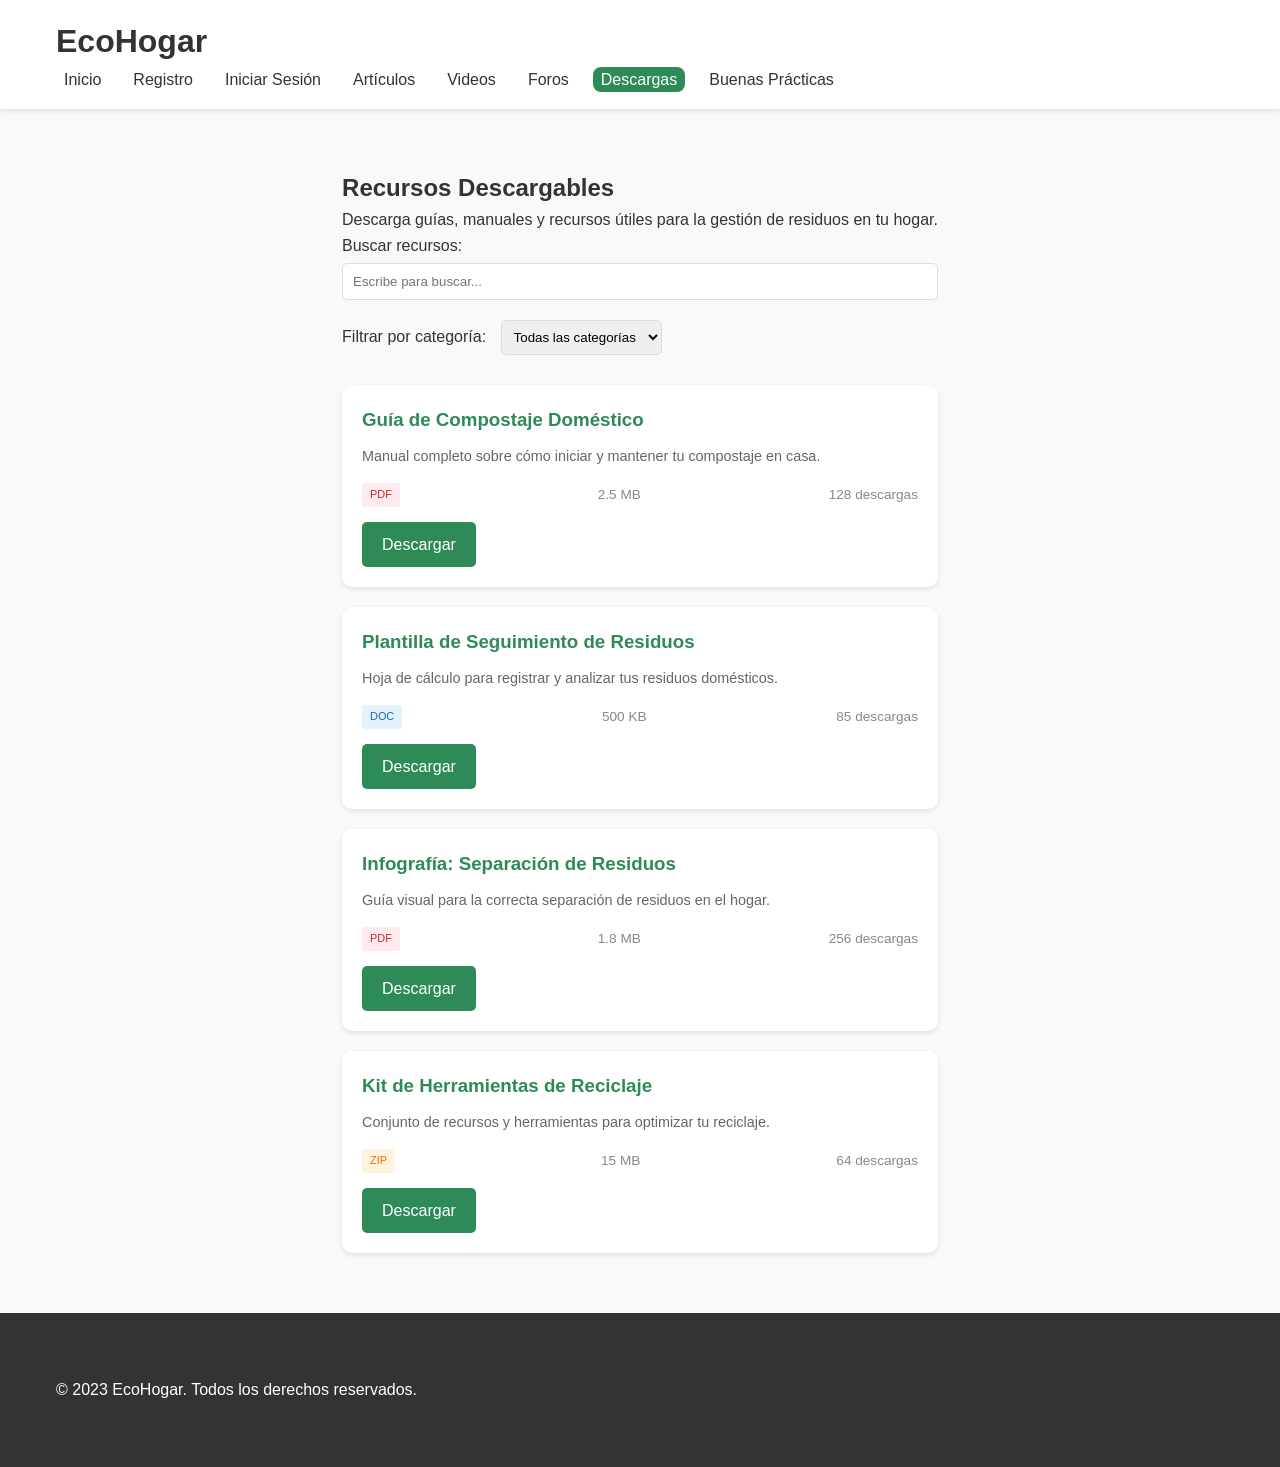
<file: descargas.html>
<!DOCTYPE html>
<html lang="es">
<head>
    <meta charset="UTF-8">
    <meta name="viewport" content="width=device-width, initial-scale=1.0">
    <title>Descargas - EcoHogar</title>
    <link rel="stylesheet" href="styles.css">
    <style>
        .downloads-container {
            max-width: 1000px;
            margin: 40px auto;
            padding: 20px;
        }

        .downloads-grid {
            display: grid;
            grid-template-columns: repeat(auto-fit, minmax(300px, 1fr));
            gap: 20px;
            margin-top: 30px;
        }

        .download-card {
            background: white;
            border-radius: 10px;
            padding: 20px;
            box-shadow: 0 2px 5px rgba(0,0,0,0.1);
            transition: transform 0.3s ease, box-shadow 0.3s ease;
        }

        .download-card:hover {
            transform: translateY(-5px);
            box-shadow: 0 5px 15px rgba(0,0,0,0.2);
        }

        .download-card h3 {
            color: #2e8b57;
            margin-bottom: 10px;
        }

        .download-card p {
            color: #666;
            margin-bottom: 15px;
            font-size: 0.9em;
        }

        .download-info {
            display: flex;
            justify-content: space-between;
            align-items: center;
            margin-bottom: 15px;
            font-size: 0.85em;
            color: #888;
        }

        .download-btn {
            display: inline-block;
            background: #2e8b57;
            color: white;
            padding: 10px 20px;
            border-radius: 5px;
            text-decoration: none;
            transition: background 0.3s ease;
        }

        .download-btn:hover {
            background: #1a5738;
        }

        .file-type {
            display: inline-block;
            padding: 3px 8px;
            border-radius: 3px;
            font-size: 0.8em;
            margin-right: 10px;
        }

        .file-type.pdf {
            background: #ffebee;
            color: #c62828;
        }

        .file-type.doc {
            background: #e3f2fd;
            color: #1565c0;
        }

        .file-type.zip {
            background: #fff3e0;
            color: #ef6c00;
        }

        .category-filter {
            margin-bottom: 20px;
        }

        .category-filter select {
            padding: 8px;
            border-radius: 5px;
            border: 1px solid #ddd;
            margin-left: 10px;
        }

        .search-bar {
            margin-bottom: 20px;
        }

        .search-bar input {
            width: 100%;
            padding: 10px;
            border: 1px solid #ddd;
            border-radius: 5px;
            margin-top: 5px;
        }
    </style>
</head>
<body>
    <header>
        <div class="container">
            <div id="branding">
                <h1><span class="highlight">Eco</span>Hogar</h1>
            </div>
            <nav>
                <ul>
                    <li><a href="index.html">Inicio</a></li>
                    <li><a href="registro.html">Registro</a></li>
                    <li><a href="login.html">Iniciar Sesión</a></li>
                    <li><a href="articulos.html">Artículos</a></li>
                    <li><a href="videos.html">Videos</a></li>
                    <li><a href="foros.html">Foros</a></li>
                    <li class="current"><a href="descargas.html">Descargas</a></li>
                    <li><a href="buenas-practicas.html">Buenas Prácticas</a></li>
                </ul>
            </nav>
        </div>
    </header>

    <main class="downloads-container">
        <h2>Recursos Descargables</h2>
        <p>Descarga guías, manuales y recursos útiles para la gestión de residuos en tu hogar.</p>

        <div class="search-bar">
            <label for="searchDownloads">Buscar recursos:</label>
            <input type="text" id="searchDownloads" placeholder="Escribe para buscar...">
        </div>

        <div class="category-filter">
            <label for="categoryFilter">Filtrar por categoría:</label>
            <select id="categoryFilter">
                <option value="all">Todas las categorías</option>
                <option value="guides">Guías y Manuales</option>
                <option value="templates">Plantillas</option>
                <option value="infographics">Infografías</option>
                <option value="tools">Herramientas</option>
            </select>
        </div>

        <div class="downloads-grid" id="downloadsGrid">
            <!-- Los elementos se cargarán dinámicamente con JavaScript -->
        </div>
    </main>

    <footer>
        <div class="container">
            <p>&copy; 2023 EcoHogar. Todos los derechos reservados.</p>
        </div>
    </footer>

    <script src="descargas.js"></script>
</body>
</html>
</file>
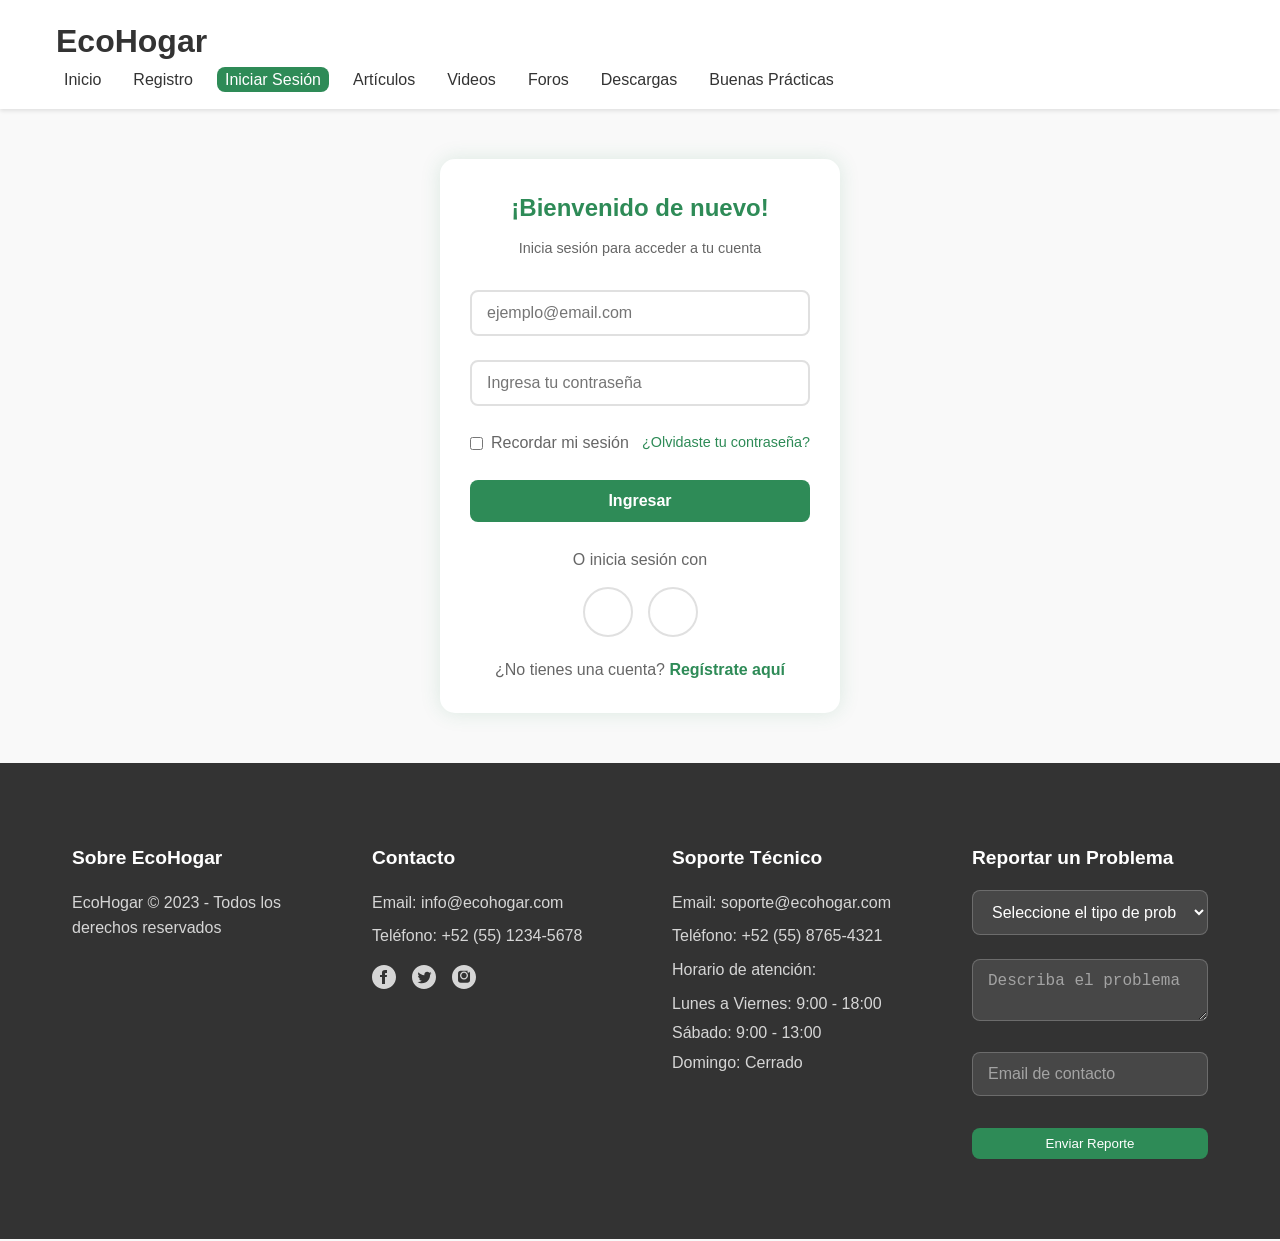
<file: login.html>
<!DOCTYPE html>
<html lang="es">
<head>
    <meta charset="UTF-8">
    <meta name="viewport" content="width=device-width, initial-scale=1.0">
    <title>Iniciar Sesión - EcoHogar</title>
    <link rel="stylesheet" href="styles.css">
    <style>
        /* Estilos específicos para el login */
        .login-container {
            max-width: 400px;
            margin: 50px auto;
            padding: 30px;
            background: #fff;
            border-radius: 15px;
            box-shadow: 0 0 20px rgba(46, 139, 87, 0.15);
            transition: transform 0.3s ease;
        }

        .login-container:hover {
            transform: translateY(-5px);
        }

        .login-header {
            text-align: center;
            margin-bottom: 30px;
        }

        .login-header h2 {
            color: #2e8b57;
            margin-bottom: 10px;
        }

        .login-header p {
            color: #666;
            font-size: 0.9em;
        }

        .error-message {
            color: #dc3545;
            font-size: 0.875rem;
            margin-top: 0.25rem;
            display: none;
            padding-left: 5px;
        }

        .form-group {
            margin-bottom: 1.5rem;
            position: relative;
        }

        .form-control {
            width: 100%;
            padding: 12px 15px;
            border: 2px solid #e0e0e0;
            border-radius: 8px;
            font-size: 1rem;
            transition: all 0.3s ease;
        }

        .form-control:focus {
            outline: none;
            border-color: #2e8b57;
            box-shadow: 0 0 0 3px rgba(46, 139, 87, 0.1);
        }

        .form-control.error {
            border-color: #dc3545;
        }

        .form-control.success {
            border-color: #28a745;
        }

        .remember-forgot {
            display: flex;
            justify-content: space-between;
            align-items: center;
            margin-bottom: 1.5rem;
        }

        .remember-me {
            display: flex;
            align-items: center;
            gap: 8px;
            color: #666;
        }

        .forgot-password {
            color: #2e8b57;
            text-decoration: none;
            font-size: 0.9em;
            transition: color 0.3s ease;
        }

        .forgot-password:hover {
            color: #1a5738;
            text-decoration: underline;
        }

        .btn-login {
            width: 100%;
            padding: 12px;
            background: #2e8b57;
            color: white;
            border: none;
            border-radius: 8px;
            font-size: 1rem;
            font-weight: 600;
            cursor: pointer;
            transition: all 0.3s ease;
        }

        .btn-login:hover {
            background: #1a5738;
            transform: translateY(-2px);
        }

        .btn-login:active {
            transform: translateY(0);
        }

        .login-error {
            background-color: #ffeaea;
            border: 1px solid #dc3545;
            color: #dc3545;
            padding: 12px;
            border-radius: 8px;
            margin-bottom: 20px;
            display: none;
            text-align: center;
        }

        .social-login {
            margin-top: 25px;
            text-align: center;
        }

        .social-login p {
            color: #666;
            margin-bottom: 15px;
        }

        .social-buttons {
            display: flex;
            justify-content: center;
            gap: 15px;
        }

        .social-btn {
            display: flex;
            align-items: center;
            justify-content: center;
            width: 50px;
            height: 50px;
            border-radius: 50%;
            border: 2px solid #e0e0e0;
            background: white;
            cursor: pointer;
            transition: all 0.3s ease;
        }

        .social-btn:hover {
            transform: translateY(-3px);
            box-shadow: 0 5px 15px rgba(0,0,0,0.1);
        }

        .social-btn i {
            font-size: 1.2rem;
        }

        .social-btn.google i {
            color: #DB4437;
        }

        .social-btn.facebook i {
            color: #4267B2;
        }

        .register-link {
            text-align: center;
            margin-top: 20px;
            color: #666;
        }

        .register-link a {
            color: #2e8b57;
            text-decoration: none;
            font-weight: 600;
            transition: color 0.3s ease;
        }

        .register-link a:hover {
            color: #1a5738;
            text-decoration: underline;
        }

        /* Animación de carga */
        .loading {
            position: relative;
            pointer-events: none;
        }

        .loading::after {
            content: '';
            position: absolute;
            width: 20px;
            height: 20px;
            top: 50%;
            left: 50%;
            margin: -10px 0 0 -10px;
            border: 3px solid #ffffff;
            border-top-color: transparent;
            border-radius: 50%;
            animation: spin 0.8s linear infinite;
        }

        @keyframes spin {
            to { transform: rotate(360deg); }
        }
    </style>
</head>
<body>
    <header>
        <div class="container">
            <div id="branding">
                <h1><span class="highlight">Eco</span>Hogar</h1>
            </div>
            <nav>
                <ul>
                    <li><a href="index.html">Inicio</a></li>
                    <li><a href="registro.html">Registro</a></li>
                    <li class="current"><a href="login.html">Iniciar Sesión</a></li>
                    <li><a href="articulos.html">Artículos</a></li>
                    <li><a href="videos.html">Videos</a></li>
                    <li><a href="foros.html">Foros</a></li>
                    <li><a href="descargas.html">Descargas</a></li>
                    <li><a href="buenas-practicas.html">Buenas Prácticas</a></li>
                </ul>
            </nav>
        </div>
    </header>

    <main class="container">
        <div class="login-container">
            <div class="login-header">
                <h2>¡Bienvenido de nuevo!</h2>
                <p>Inicia sesión para acceder a tu cuenta</p>
            </div>
            
            <div id="loginError" class="login-error"></div>
            
            <form id="loginForm" novalidate>
                <div class="form-group">
                    <input type="email" 
                           id="email" 
                           name="email" 
                           class="form-control" 
                           required 
                           placeholder="ejemplo@email.com"
                           autocomplete="email">
                    <div class="error-message" id="emailError"></div>
                </div>
                
                <div class="form-group">
                    <input type="password" 
                           id="password" 
                           name="password" 
                           class="form-control" 
                           required 
                           placeholder="Ingresa tu contraseña"
                           autocomplete="current-password">
                    <div class="error-message" id="passwordError"></div>
                </div>
                
                <div class="remember-forgot">
                    <label class="remember-me">
                        <input type="checkbox" name="remember"> 
                        Recordar mi sesión
                    </label>
                    <a href="recuperar-contrasena.html" class="forgot-password">¿Olvidaste tu contraseña?</a>
                </div>
                
                <button type="submit" class="btn-login">
                    <span>Ingresar</span>
                </button>
            </form>

            <div class="social-login">
                <p>O inicia sesión con</p>
                <div class="social-buttons">
                    <button class="social-btn google" title="Iniciar con Google">
                        <i class="fab fa-google"></i>
                    </button>
                    <button class="social-btn facebook" title="Iniciar con Facebook">
                        <i class="fab fa-facebook-f"></i>
                    </button>
                </div>
            </div>

            <div class="register-link">
                <p>¿No tienes una cuenta? <a href="registro.html">Regístrate aquí</a></p>
            </div>
        </div>
    </main>

    <footer>
        <div class="container">
            <div class="footer-grid">
                <div class="footer-section">
                    <h3>Sobre EcoHogar</h3>
                    <p>EcoHogar &copy; 2023 - Todos los derechos reservados</p>
                </div>
                
                <div class="footer-section">
                    <h3>Contacto</h3>
                    <p>Email: info@ecohogar.com</p>
                    <p>Teléfono: +52 (55) 1234-5678</p>
                    <div class="social">
                        <a href="#" class="social-icon facebook" aria-label="Facebook">
                            <svg xmlns="http://www.w3.org/2000/svg" width="24" height="24" viewBox="0 0 24 24" fill="currentColor">
                                <path d="M12 0c-6.627 0-12 5.373-12 12s5.373 12 12 12 12-5.373 12-12-5.373-12-12-12zm3 8h-1.35c-.538 0-.65.221-.65.778v1.222h2l-.209 2h-1.791v7h-3v-7h-2v-2h2v-2.308c0-1.769.931-2.692 3.029-2.692h1.971v3z"/>
                            </svg>
                        </a>
                        <a href="#" class="social-icon twitter" aria-label="Twitter">
                            <svg xmlns="http://www.w3.org/2000/svg" width="24" height="24" viewBox="0 0 24 24" fill="currentColor">
                                <path d="M12 0c-6.627 0-12 5.373-12 12s5.373 12 12 12 12-5.373 12-12-5.373-12-12-12zm6.066 9.645c.183 4.04-2.83 8.544-8.164 8.544-1.622 0-3.131-.476-4.402-1.291 1.524.18 3.045-.244 4.252-1.189-1.256-.023-2.317-.854-2.684-1.995.451.086.895.061 1.298-.049-1.381-.278-2.335-1.522-2.304-2.853.388.215.83.344 1.301.359-1.279-.855-1.641-2.544-.889-3.835 1.416 1.738 3.533 2.881 5.92 3.001-.419-1.796.944-3.527 2.799-3.527.825 0 1.572.349 2.096.907.654-.128 1.27-.368 1.824-.697-.215.671-.67 1.233-1.263 1.589.581-.07 1.135-.224 1.649-.453-.384.578-.87 1.084-1.433 1.489z"/>
                            </svg>
                            <a href="#" class="social-icon instagram" aria-label="Instagram">
                                <svg xmlns="http://www.w3.org/2000/svg" width="24" height="24" viewBox="0 0 24 24" fill="currentColor">
                                    <path d="M12 0c-6.627 0-12 5.373-12 12s5.373 12 12 12 12-5.373 12-12-5.373-12-12-12zm3.445 17.827c-1.139.007-2.277.015-3.416.015-1.139 0-2.277-.008-3.416-.015-1.363-.008-2.559-1.197-2.574-2.574-.008-1.139-.015-2.277-.015-3.416 0-1.139.007-2.277.015-3.416.015-1.377 1.211-2.566 2.574-2.574 1.139-.007 2.277-.015 3.416-.015 1.139 0 2.277.008 3.416.015 1.363.008 2.559 1.197 2.574 2.574.008 1.139.015 2.277.015 3.416 0 1.139-.007 2.277-.015 3.416-.015 1.377-1.211 2.566-2.574 2.574zm-3.445-11.327c-2.209 0-4 1.791-4 4s1.791 4 4 4 4-1.791 4-4-1.791-4-4-4zm0 6.667c-1.469 0-2.667-1.198-2.667-2.667 0-1.469 1.198-2.667 2.667-2.667 1.469 0 2.667 1.198 2.667 2.667 0 1.469-1.198 2.667-2.667 2.667zm4.333-7.333c-.533 0-.933.4-.933.933s.4.933.933.933.933-.4.933-.933-.4-.933-.933-.933z"/>
                                </svg>
                            </a>
                    </div>
                </div>

                <div class="footer-section">
                    <h3>Soporte Técnico</h3>
                    <p>Email: soporte@ecohogar.com</p>
                    <p>Teléfono: +52 (55) 8765-4321</p>
                    <p>Horario de atención:</p>
                    <ul class="support-hours">
                        <li>Lunes a Viernes: 9:00 - 18:00</li>
                        <li>Sábado: 9:00 - 13:00</li>
                        <li>Domingo: Cerrado</li>
                    </ul>
                </div>

                <div class="footer-section">
                    <h3>Reportar un Problema</h3>
                    <form id="technical-report-form">
                        <div class="form-group">
                            <select id="issue" class="form-control" required>
                                <option value="">Seleccione el tipo de problema</option>
                                <option value="error">Error en la página</option>
                                <option value="functionality">Problema de funcionalidad</option>
                                <option value="account">Problema con la cuenta</option>
                                <option value="other">Otro</option>
                            </select>
                        </div>
                        <div class="form-group">
                            <textarea id="description" class="form-control" placeholder="Describa el problema" required></textarea>
                        </div>
                        <div class="form-group">
                            <input type="email" id="contact-email" class="form-control" placeholder="Email de contacto" required>
                        </div>
                        <div id="report-error" class="error-message" style="display: none;"></div>
                        <div id="report-success" class="success-message" style="display: none;"></div>
                        <button type="submit" class="btn-primary">Enviar Reporte</button>
                    </form>
                </div>
            </div>
        </div>
    </footer>
    <script src="script.js"></script>
    <script src="login.js"></script>
</body>
</html>
</file>
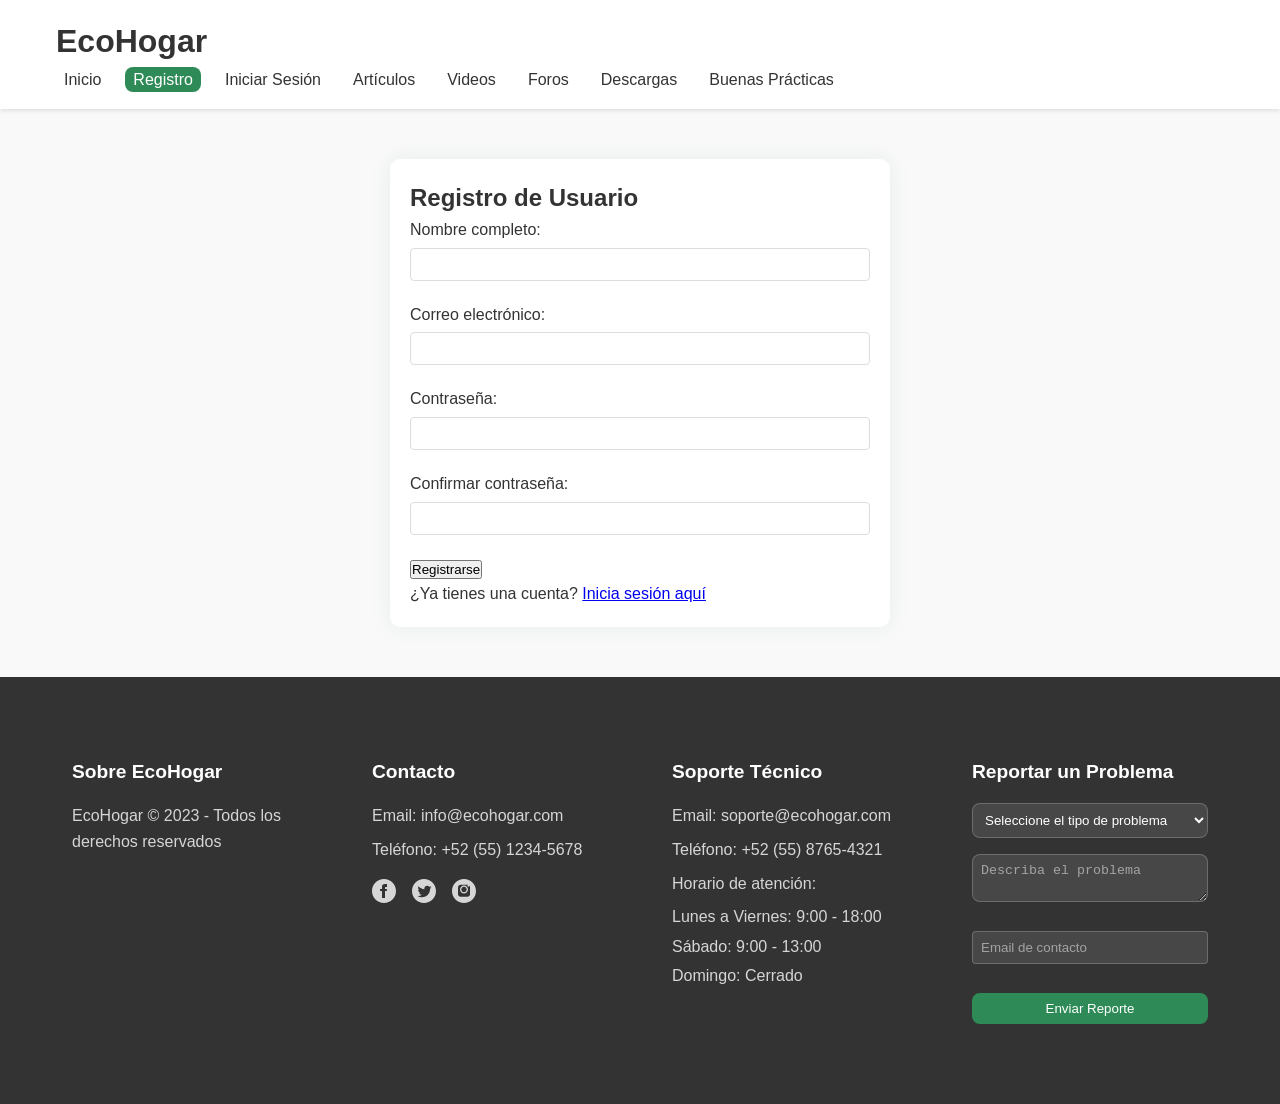
<file: registro.html>
<!DOCTYPE html>
<html lang="es">
<head>
    <meta charset="UTF-8">
    <meta name="viewport" content="width=device-width, initial-scale=1.0">
    <title>Registro - EcoHogar</title>
    <link rel="stylesheet" href="styles.css">
    <style>
        .error-message {
            color: #dc3545;
            font-size: 0.875rem;
            margin-top: 0.25rem;
            display: none;
        }

        .form-group {
            margin-bottom: 1rem;
            position: relative;
        }

        .form-control.error {
            border-color: #dc3545;
        }

        .form-control.success {
            border-color: #28a745;
        }

        .login-container {
            max-width: 500px;
            margin: 50px auto;
            padding: 20px;
            background: #fff;
            border-radius: 10px;
            box-shadow: 0 0 20px rgba(46, 139, 87, 0.1);
        }

        .form-group input {
            width: 100%;
            padding: 8px;
            margin: 5px 0;
            border: 1px solid #ddd;
            border-radius: 4px;
            box-sizing: border-box;
        }

        .form-group input:focus {
            outline: none;
            border-color: #2e8b57;
            box-shadow: 0 0 5px rgba(46, 139, 87, 0.2);
        }
    </style>
</head>
<body>
    <header>
        <div class="container">
            <div id="branding">
                <h1><span class="highlight">Eco</span>Hogar</h1>
            </div>
            <nav>
                <ul>
                    <li><a href="index.html">Inicio</a></li>
                    <li class="current"><a href="registro.html">Registro</a></li>
                    <li><a href="login.html">Iniciar Sesión</a></li>
                    <li><a href="articulos.html">Artículos</a></li>
                    <li><a href="videos.html">Videos</a></li>
                    <li><a href="foros.html">Foros</a></li>
                    <li><a href="descargas.html">Descargas</a></li>
                    <li><a href="buenas-practicas.html">Buenas Prácticas</a></li>
                </ul>
            </nav>
        </div>
    </header>

    <main class="container">
        <div class="login-container">
            <h2>Registro de Usuario</h2>
            <form id="registroForm" novalidate>
                <div class="form-group">
                    <label for="nombre">Nombre completo:</label>
                    <input type="text" id="nombre" name="nombre" class="form-control" required>
                    <div class="error-message" id="nombreError"></div>
                </div>
                <div class="form-group">
                    <label for="email">Correo electrónico:</label>
                    <input type="email" id="email" name="email" class="form-control" required>
                    <div class="error-message" id="emailError"></div>
                </div>
                <div class="form-group">
                    <label for="password">Contraseña:</label>
                    <input type="password" id="password" name="password" class="form-control" required minlength="8">
                    <div class="error-message" id="passwordError"></div>
                </div>
                <div class="form-group">
                    <label for="confirmPassword">Confirmar contraseña:</label>
                    <input type="password" id="confirmPassword" name="confirmPassword" class="form-control" required minlength="8">
                    <div class="error-message" id="confirmPasswordError"></div>
                </div>
                <button type="submit" class="btn-registro">Registrarse</button>
            </form>
            <div class="login-options">
                <p>¿Ya tienes una cuenta? <a href="login.html">Inicia sesión aquí</a></p>
            </div>
        </div>
    </main>

    <footer>
        <div class="container">
            <div class="footer-grid">
                <div class="footer-section">
                    <h3>Sobre EcoHogar</h3>
                    <p>EcoHogar &copy; 2023 - Todos los derechos reservados</p>
                </div>
                
                <div class="footer-section">
                    <h3>Contacto</h3>
                    <p>Email: info@ecohogar.com</p>
                    <p>Teléfono: +52 (55) 1234-5678</p>
                    <div class="social">
                        <a href="#" class="social-icon facebook" aria-label="Facebook">
                            <svg xmlns="http://www.w3.org/2000/svg" width="24" height="24" viewBox="0 0 24 24" fill="currentColor">
                                <path d="M12 0c-6.627 0-12 5.373-12 12s5.373 12 12 12 12-5.373 12-12-5.373-12-12-12zm3 8h-1.35c-.538 0-.65.221-.65.778v1.222h2l-.209 2h-1.791v7h-3v-7h-2v-2h2v-2.308c0-1.769.931-2.692 3.029-2.692h1.971v3z"/>
                            </svg>
                        </a>
                        <a href="#" class="social-icon twitter" aria-label="Twitter">
                            <svg xmlns="http://www.w3.org/2000/svg" width="24" height="24" viewBox="0 0 24 24" fill="currentColor">
                                <path d="M12 0c-6.627 0-12 5.373-12 12s5.373 12 12 12 12-5.373 12-12-5.373-12-12-12zm6.066 9.645c.183 4.04-2.83 8.544-8.164 8.544-1.622 0-3.131-.476-4.402-1.291 1.524.18 3.045-.244 4.252-1.189-1.256-.023-2.317-.854-2.684-1.995.451.086.895.061 1.298-.049-1.381-.278-2.335-1.522-2.304-2.853.388.215.83.344 1.301.359-1.279-.855-1.641-2.544-.889-3.835 1.416 1.738 3.533 2.881 5.92 3.001-.419-1.796.944-3.527 2.799-3.527.825 0 1.572.349 2.096.907.654-.128 1.27-.368 1.824-.697-.215.671-.67 1.233-1.263 1.589.581-.07 1.135-.224 1.649-.453-.384.578-.87 1.084-1.433 1.489z"/>
                            </svg>
                            <a href="#" class="social-icon instagram" aria-label="Instagram">
                                <svg xmlns="http://www.w3.org/2000/svg" width="24" height="24" viewBox="0 0 24 24" fill="currentColor">
                                    <path d="M12 0c-6.627 0-12 5.373-12 12s5.373 12 12 12 12-5.373 12-12-5.373-12-12-12zm3.445 17.827c-1.139.007-2.277.015-3.416.015-1.139 0-2.277-.008-3.416-.015-1.363-.008-2.559-1.197-2.574-2.574-.008-1.139-.015-2.277-.015-3.416 0-1.139.007-2.277.015-3.416.015-1.377 1.211-2.566 2.574-2.574 1.139-.007 2.277-.015 3.416-.015 1.139 0 2.277.008 3.416.015 1.363.008 2.559 1.197 2.574 2.574.008 1.139.015 2.277.015 3.416 0 1.139-.007 2.277-.015 3.416-.015 1.377-1.211 2.566-2.574 2.574zm-3.445-11.327c-2.209 0-4 1.791-4 4s1.791 4 4 4 4-1.791 4-4-1.791-4-4-4zm0 6.667c-1.469 0-2.667-1.198-2.667-2.667 0-1.469 1.198-2.667 2.667-2.667 1.469 0 2.667 1.198 2.667 2.667 0 1.469-1.198 2.667-2.667 2.667zm4.333-7.333c-.533 0-.933.4-.933.933s.4.933.933.933.933-.4.933-.933-.4-.933-.933-.933z"/>
                                </svg>
                            </a>
                    </div>
                </div>

                <div class="footer-section">
                    <h3>Soporte Técnico</h3>
                    <p>Email: soporte@ecohogar.com</p>
                    <p>Teléfono: +52 (55) 8765-4321</p>
                    <p>Horario de atención:</p>
                    <ul class="support-hours">
                        <li>Lunes a Viernes: 9:00 - 18:00</li>
                        <li>Sábado: 9:00 - 13:00</li>
                        <li>Domingo: Cerrado</li>
                    </ul>
                </div>

                <div class="footer-section">
                    <h3>Reportar un Problema</h3>
                    <form id="technical-report-form">
                        <div class="form-group">
                            <select id="issue" class="form-control" required>
                                <option value="">Seleccione el tipo de problema</option>
                                <option value="error">Error en la página</option>
                                <option value="functionality">Problema de funcionalidad</option>
                                <option value="account">Problema con la cuenta</option>
                                <option value="other">Otro</option>
                            </select>
                        </div>
                        <div class="form-group">
                            <textarea id="description" class="form-control" placeholder="Describa el problema" required></textarea>
                        </div>
                        <div class="form-group">
                            <input type="email" id="contact-email" class="form-control" placeholder="Email de contacto" required>
                        </div>
                        <div id="report-error" class="error-message" style="display: none;"></div>
                        <div id="report-success" class="success-message" style="display: none;"></div>
                        <button type="submit" class="btn-primary">Enviar Reporte</button>
                    </form>
                </div>
            </div>
        </div>
    </footer>
    <script src="script.js"></script>
    <script src="registro.js"></script>
</body>
</html>
</file>
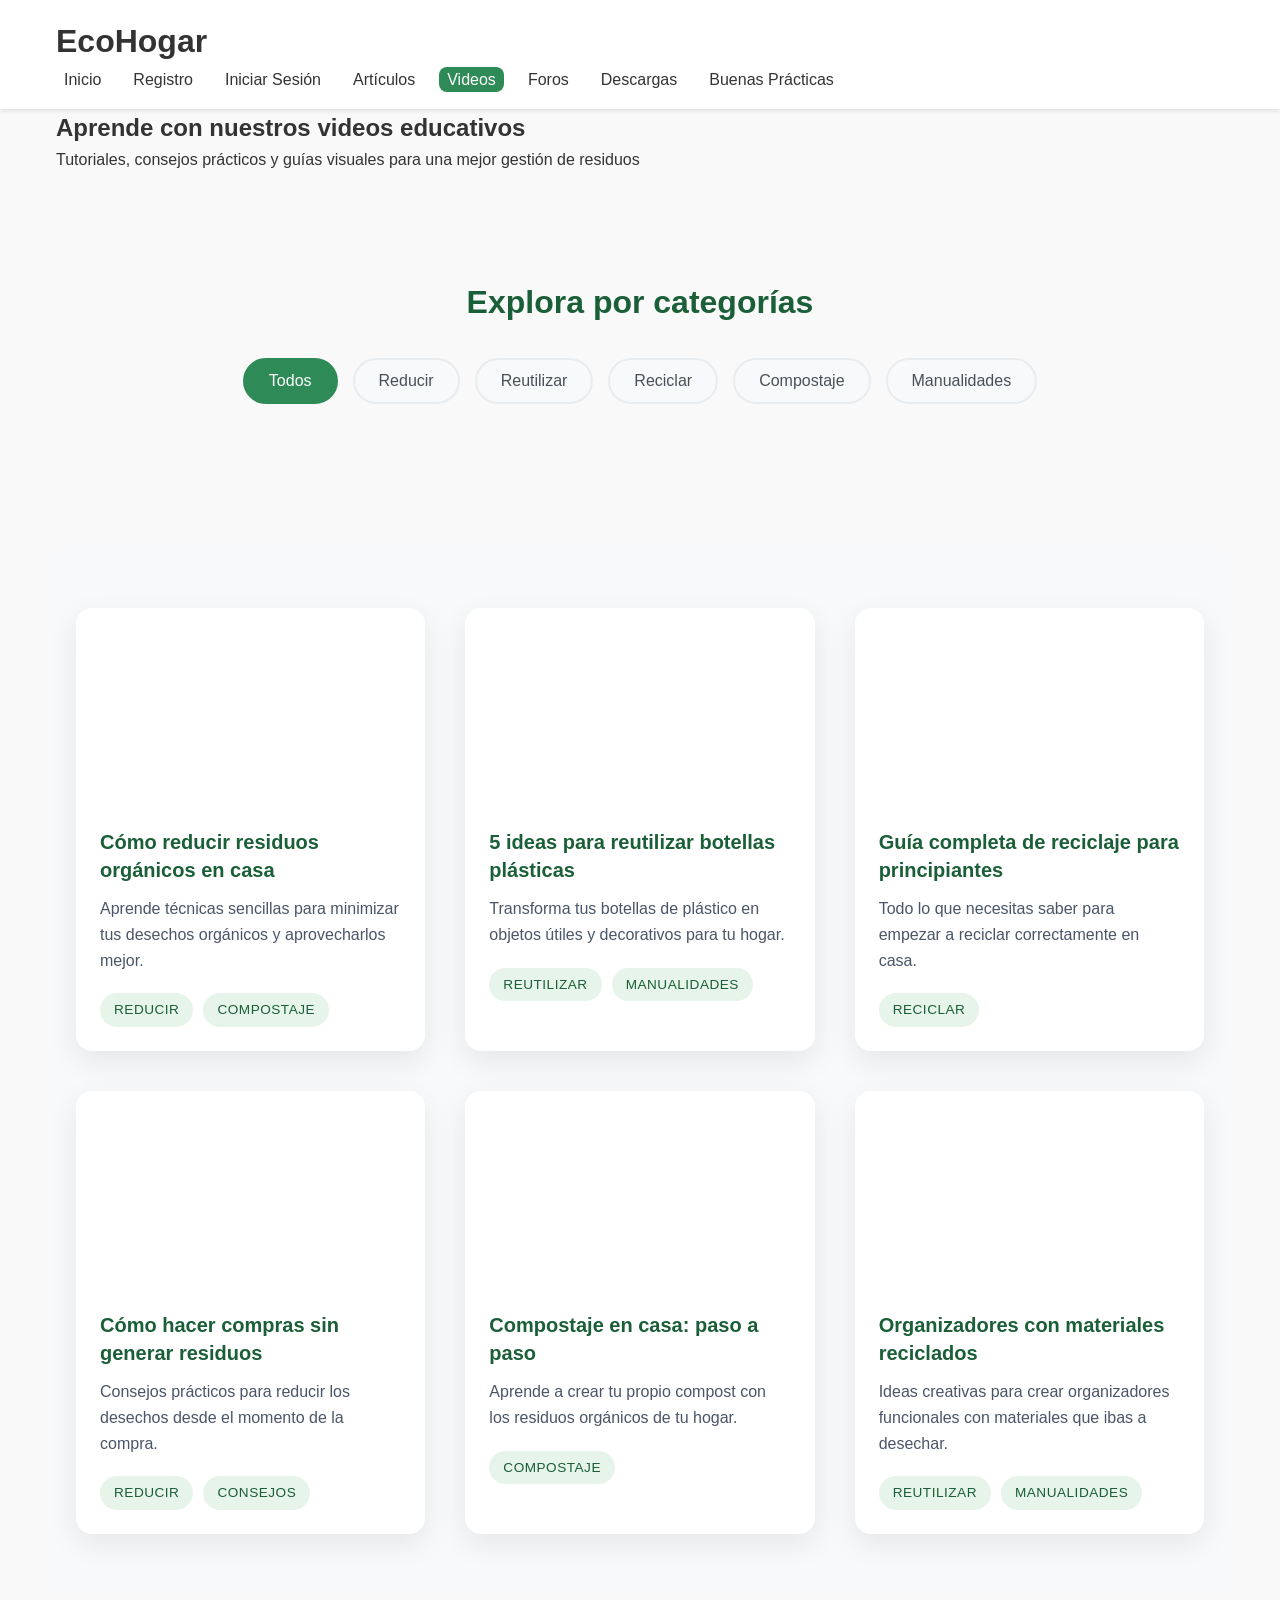
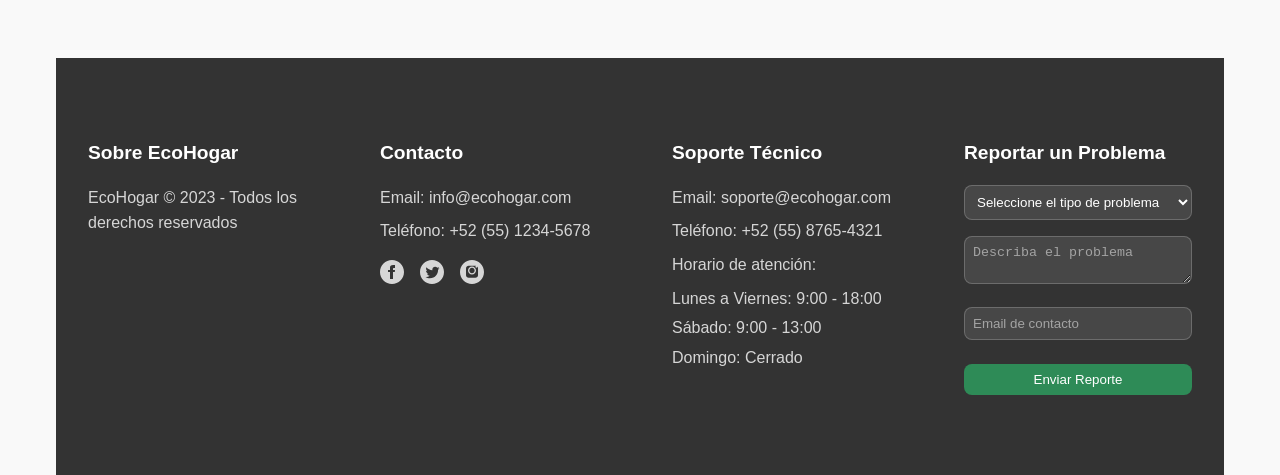
<file: videos.html>
<!DOCTYPE html>
<html lang="es">
<head>
    <meta charset="UTF-8">
    <meta name="viewport" content="width=device-width, initial-scale=1.0">
    <title>Videos Educativos | EcoHogar</title>
    <link rel="stylesheet" href="styles.css">
    <style>
        /* Galería de Videos */
#video-gallery {
    padding: 60px 20px;
    background-color: #f8f9fa;
}

.video-grid {
    display: grid;
    grid-template-columns: repeat(auto-fit, minmax(320px, 1fr));
    gap: 40px;
    max-width: 1400px;
    margin: 0 auto;
}

.video-card {
    background: white;
    border-radius: 16px;
    overflow: hidden;
    box-shadow: 0 10px 30px rgba(0, 0, 0, 0.08);
    transition: all 0.4s cubic-bezier(0.165, 0.84, 0.44, 1);
}

.video-card:hover {
    transform: translateY(-8px);
    box-shadow: 0 15px 35px rgba(0, 0, 0, 0.12);
}

.video-container {
    position: relative;
    width: 100%;
    padding-top: 56.25%; /* 16:9 Aspect Ratio */
}

.video-container iframe {
    position: absolute;
    top: 0;
    left: 0;
    width: 100%;
    height: 100%;
    border: none;
}

.video-info {
    padding: 24px;
}

.video-info h3 {
    font-size: 1.25em;
    margin-bottom: 12px;
    color: #1a5f37;
    font-weight: 600;
    line-height: 1.4;
}

.video-info p {
    font-size: 1rem;
    color: #4a5568;
    margin-bottom: 20px;
    line-height: 1.6;
}

.video-tags {
    display: flex;
    flex-wrap: wrap;
    gap: 10px;
}

.video-tag {
    background-color: #e6f4ea;
    color: #1a5f37;
    padding: 6px 14px;
    border-radius: 20px;
    font-size: 0.85em;
    font-weight: 500;
    text-transform: uppercase;
    letter-spacing: 0.5px;
    transition: all 0.3s ease;
}

.video-tag:hover {
    background-color: #c8e6d2;
    transform: scale(1.05);
}

/* Estilos para los filtros de categoría */
#video-categories {
    padding: 40px 0;
    text-align: center;
}

#video-categories h2 {
    margin-bottom: 30px;
    color: #1a5f37;
    font-size: 2em;
}

.category-filter {
    display: flex;
    justify-content: center;
    flex-wrap: wrap;
    gap: 15px;
    margin-bottom: 40px;
}

.category-btn {
    background-color: #f8f9fa;
    border: 2px solid #e9ecef;
    color: #495057;
    padding: 12px 24px;
    border-radius: 25px;
    font-size: 1rem;
    font-weight: 500;
    cursor: pointer;
    transition: all 0.3s ease;
}

.category-btn:hover {
    background-color: #e9ecef;
    border-color: #dee2e6;
}

.category-btn.active {
    background-color: #2e8b57;
    border-color: #2e8b57;
    color: white;
}

/* Responsive adjustments */
@media (max-width: 768px) {
    .video-grid {
        grid-template-columns: repeat(auto-fit, minmax(280px, 1fr));
        gap: 25px;
        padding: 0 15px;
    }

    .video-info {
        padding: 20px;
    }

    .category-filter {
        padding: 0 15px;
    }

    .category-btn {
        padding: 10px 20px;
        font-size: 0.9rem;
    }
}

/* Animaciones */
@keyframes fadeIn {
    from {
        opacity: 0;
        transform: translateY(20px);
    }
    to {
        opacity: 1;
        transform: translateY(0);
    }
}

.video-card {
    animation: fadeIn 0.6s ease-out forwards;
}

    </style>
</head>
<body>
    <header>
        <div class="container">
            <div id="branding">
                <h1><span class="highlight">Eco</span>Hogar</h1>
            </div>
            <nav>
                <ul>
                    <li><a href="index.html">Inicio</a></li>
                    <li><a href="registro.html">Registro</a></li>
                    <li><a href="login.html">Iniciar Sesión</a></li>
                    <li><a href="articulos.html">Artículos</a></li>
                    <li class="current"><a href="videos.html">Videos</a></li>
                    <li><a href="foros.html">Foros</a></li>
                    <li><a href="descargas.html">Descargas</a></li>
                    <li><a href="buenas-practicas.html">Buenas Prácticas</a></li>
                </ul>
            </nav>
        </div>
    </header>

    <section class="hero">
        <div class="container">
            <h1>Aprende con nuestros videos educativos</h1>
            <p>Tutoriales, consejos prácticos y guías visuales para una mejor gestión de residuos</p>
        </div>
    </section>

    <main class="container">
        <section id="video-categories">
            <h2>Explora por categorías</h2>
            <div class="category-filter">
                <button class="category-btn active" data-category="all">Todos</button>
                <button class="category-btn" data-category="reducir">Reducir</button>
                <button class="category-btn" data-category="reutilizar">Reutilizar</button>
                <button class="category-btn" data-category="reciclar">Reciclar</button>
                <button class="category-btn" data-category="compostaje">Compostaje</button>
                <button class="category-btn" data-category="manualidades">Manualidades</button>
            </div>
        </section>

       <section id="video-gallery">
  <div class="video-grid">
    <!-- Video 1: Cómo reducir residuos orgánicos en casa -->
    <div class="video-card" data-categories="reducir compostaje">
      <div class="video-container">
        <iframe width="560" height="315" src="https://www.youtube.com/embed/cIOkj7sMrPo" title="Cómo reducir residuos orgánicos en casa" frameborder="0" allow="accelerometer; autoplay; clipboard-write; encrypted-media; gyroscope; picture-in-picture" allowfullscreen loading="lazy"></iframe>
      </div>
      <div class="video-info">
        <h3>Cómo reducir residuos orgánicos en casa</h3>
        <p>Aprende técnicas sencillas para minimizar tus desechos orgánicos y aprovecharlos mejor.</p>
        <div class="video-tags">
          <span class="video-tag">Reducir</span>
          <span class="video-tag">Compostaje</span>
        </div>
      </div>
    </div>

    <!-- Video 2: 5 ideas para reutilizar botellas plásticas -->
    <div class="video-card" data-categories="reutilizar manualidades">
      <div class="video-container">
        <iframe width="560" height="315" src="https://www.youtube.com/embed/WKqBscMcDSY" title="5 ideas para reutilizar botellas plásticas" frameborder="0" allow="accelerometer; autoplay; clipboard-write; encrypted-media; gyroscope; picture-in-picture" allowfullscreen loading="lazy"></iframe>
      </div>
      <div class="video-info">
        <h3>5 ideas para reutilizar botellas plásticas</h3>
        <p>Transforma tus botellas de plástico en objetos útiles y decorativos para tu hogar.</p>
        <div class="video-tags">
          <span class="video-tag">Reutilizar</span>
          <span class="video-tag">Manualidades</span>
        </div>
      </div>
    </div>

    <!-- Video 3: Guía completa de reciclaje para principiantes -->
    <div class="video-card" data-categories="reciclar">
      <div class="video-container">
        <iframe width="560" height="315" src="https://www.youtube.com/embed/YiHTNfKJwAw" title="Guía completa de reciclaje para principiantes" frameborder="0" allow="accelerometer; autoplay; clipboard-write; encrypted-media; gyroscope; picture-in-picture" allowfullscreen loading="lazy"></iframe>
      </div>
      <div class="video-info">
        <h3>Guía completa de reciclaje para principiantes</h3>
        <p>Todo lo que necesitas saber para empezar a reciclar correctamente en casa.</p>
        <div class="video-tags">
          <span class="video-tag">Reciclar</span>
        </div>
      </div>
    </div>

    <!-- Video 4: Cómo hacer compras sin generar residuos -->
    <div class="video-card" data-categories="reducir">
      <div class="video-container">
        <iframe width="560" height="315" src="https://www.youtube.com/embed/-Tkqtqa4RI8" title="Cómo hacer compras sin generar residuos" frameborder="0" allow="accelerometer; autoplay; clipboard-write; encrypted-media; gyroscope; picture-in-picture" allowfullscreen loading="lazy"></iframe>
      </div>
      <div class="video-info">
        <h3>Cómo hacer compras sin generar residuos</h3>
        <p>Consejos prácticos para reducir los desechos desde el momento de la compra.</p>
        <div class="video-tags">
          <span class="video-tag">Reducir</span>
          <span class="video-tag">Consejos</span>
        </div>
      </div>
    </div>

    <!-- Video 5: Compostaje en casa: paso a paso -->
    <div class="video-card" data-categories="compostaje">
      <div class="video-container">
        <iframe width="560" height="315" src="https://www.youtube.com/embed/zWk5yBQ68oA" title="Compostaje en casa: paso a paso" frameborder="0" allow="accelerometer; autoplay; clipboard-write; encrypted-media; gyroscope; picture-in-picture" allowfullscreen loading="lazy"></iframe>
      </div>
      <div class="video-info">
        <h3>Compostaje en casa: paso a paso</h3>
        <p>Aprende a crear tu propio compost con los residuos orgánicos de tu hogar.</p>
        <div class="video-tags">
          <span class="video-tag">Compostaje</span>
        </div>
      </div>
    </div>

    <!-- Video 6: Organizadores con materiales reciclados -->
    <div class="video-card" data-categories="reutilizar manualidades">
      <div class="video-container">
        <iframe width="560" height="315" src="https://www.youtube.com/embed/XQrD5iff4fA" title="Organizadores con materiales reciclados" frameborder="0" allow="accelerometer; autoplay; clipboard-write; encrypted-media; gyroscope; picture-in-picture" allowfullscreen loading="lazy"></iframe>
      </div>
      <div class="video-info">
        <h3>Organizadores con materiales reciclados</h3>
        <p>Ideas creativas para crear organizadores funcionales con materiales que ibas a desechar.</p>
        <div class="video-tags">
          <span class="video-tag">Reutilizar</span>
          <span class="video-tag">Manualidades</span>
        </div>
      </div>
    </div>
  </div>
</section>

<footer>
    <div class="container">
        <div class="footer-grid">
            <div class="footer-section">
                <h3>Sobre EcoHogar</h3>
                <p>EcoHogar &copy; 2023 - Todos los derechos reservados</p>
            </div>
            
            <div class="footer-section">
                <h3>Contacto</h3>
                <p>Email: info@ecohogar.com</p>
                <p>Teléfono: +52 (55) 1234-5678</p>
                <div class="social">
                    <a href="#" class="social-icon" aria-label="Facebook">
                        <svg xmlns="http://www.w3.org/2000/svg" width="24" height="24" viewBox="0 0 24 24" fill="currentColor">
                            <path d="M12 0c-6.627 0-12 5.373-12 12s5.373 12 12 12 12-5.373 12-12-5.373-12-12-12zm3 8h-1.35c-.538 0-.65.221-.65.778v1.222h2l-.209 2h-1.791v7h-3v-7h-2v-2h2v-2.308c0-1.769.931-2.692 3.029-2.692h1.971v3z"/>
                        </svg>
                    </a>
                    <a href="#" class="social-icon" aria-label="Twitter">
                        <svg xmlns="http://www.w3.org/2000/svg" width="24" height="24" viewBox="0 0 24 24" fill="currentColor">
                            <path d="M12 0c-6.627 0-12 5.373-12 12s5.373 12 12 12 12-5.373 12-12-5.373-12-12-12zm6.066 9.645c.183 4.04-2.83 8.544-8.164 8.544-1.622 0-3.131-.476-4.402-1.291 1.524.18 3.045-.244 4.252-1.189-1.256-.023-2.317-.854-2.684-1.995.451.086.895.061 1.298-.049-1.381-.278-2.335-1.522-2.304-2.853.388.215.83.344 1.301.359-1.279-.855-1.641-2.544-.889-3.835 1.416 1.738 3.533 2.881 5.92 3.001-.419-1.796.944-3.527 2.799-3.527.825 0 1.572.349 2.096.907.654-.128 1.27-.368 1.824-.697-.215.671-.67 1.233-1.263 1.589.581-.07 1.135-.224 1.649-.453-.384.578-.87 1.084-1.433 1.489z"/>
                        </svg>
                    </a>
                    <a href="#" class="social-icon" aria-label="Instagram">
                        <svg xmlns="http://www.w3.org/2000/svg" width="24" height="24" viewBox="0 0 24 24" fill="currentColor">
                            <path d="M12 0c-6.627 0-12 5.373-12 12s5.373 12 12 12 12-5.373 12-12-5.373-12-12-12zm3.445 17.827c-1.139.007-2.277.015-3.416.015-1.139 0-2.277-.008-3.416-.015-1.363-.008-2.559-1.197-2.574-2.574-.008-1.139-.015-2.277-.015-3.416 0-1.139.007-2.277.015-3.416.015-1.377 1.211-2.566 2.574-2.574 1.139-.007 2.277-.015 3.416-.015 1.139 0 2.277.008 3.416.015 1.363.008 2.559 1.197 2.574 2.574.008 1.139.015 2.277.015 3.416 0 1.139-.007 2.277-.015 3.416-.015 1.377-1.211 2.566-2.574 2.574zm-3.445-11.327c-2.209 0-4 1.791-4 4s1.791 4 4 4 4-1.791 4-4-1.791-4-4-4zm0 6.667c-1.469 0-2.667-1.198-2.667-2.667 0-1.469 1.198-2.667 2.667-2.667 1.469 0 2.667 1.198 2.667 2.667 0 1.469-1.198 2.667-2.667 2.667zm4.333-7.333c-.533 0-.933.4-.933.933s.4.933.933.933.933-.4.933-.933-.4-.933-.933-.933z"/>
                        </svg>
                    </a>
                </div>
            </div>

            <div class="footer-section">
                <h3>Soporte Técnico</h3>
                <p>Email: soporte@ecohogar.com</p>
                <p>Teléfono: +52 (55) 8765-4321</p>
                <p>Horario de atención:</p>
                <ul class="support-hours">
                    <li>Lunes a Viernes: 9:00 - 18:00</li>
                    <li>Sábado: 9:00 - 13:00</li>
                    <li>Domingo: Cerrado</li>
                </ul>
            </div>

            <div class="footer-section">
                <h3>Reportar un Problema</h3>
                <form id="technical-report-form">
                    <div class="form-group">
                        <select id="issue" class="form-control" required>
                            <option value="">Seleccione el tipo de problema</option>
                            <option value="error">Error en la página</option>
                            <option value="functionality">Problema de funcionalidad</option>
                            <option value="account">Problema con la cuenta</option>
                            <option value="other">Otro</option>
                        </select>
                    </div>
                    <div class="form-group">
                        <textarea id="description" class="form-control" placeholder="Describa el problema" required></textarea>
                    </div>
                    <div class="form-group">
                        <input type="email" id="contact-email" class="form-control" placeholder="Email de contacto" required>
                    </div>
                    <div id="report-error" class="error-message" style="display: none;"></div>
                    <div id="report-success" class="success-message" style="display: none;"></div>
                    <button type="submit" class="btn-primary">Enviar Reporte</button>
                </form>
            </div>
        </div>
    </div>
</footer>

    <script>
        // Filtrado por categorías
        document.querySelectorAll('.category-btn').forEach(btn => {
            btn.addEventListener('click', function() {
                // Actualizar botones activos
                document.querySelectorAll('.category-btn').forEach(b => b.classList.remove('active'));
                this.classList.add('active');
                
                const category = this.dataset.category;
                const videos = document.querySelectorAll('.video-card');
                
                videos.forEach(video => {
                    if (category === 'all' || video.dataset.categories.includes(category)) {
                        video.style.display = 'block';
                    } else {
                        video.style.display = 'none';
                    }
                });
            });
        });
        
        // Lazy loading para iframes
        document.addEventListener("DOMContentLoaded", function() {
            const lazyVideos = [].slice.call(document.querySelectorAll("iframe[loading='lazy']"));
            
            if ("IntersectionObserver" in window) {
                const lazyVideoObserver = new IntersectionObserver(function(entries, observer) {
                    entries.forEach(function(video) {
                        if (video.isIntersecting) {
                            for (const source in video.target.children) {
                                const videoSource = video.target.children[source];
                                if (typeof videoSource.tagName === "string" && videoSource.tagName === "IFRAME") {
                                    videoSource.src = videoSource.dataset.src;
                                }
                            }
                            
                            lazyVideoObserver.unobserve(video.target);
                        }
                    });
                });
                
                lazyVideos.forEach(function(lazyVideo) {
                    lazyVideoObserver.observe(lazyVideo);
                });
            }
        });
    </script>
</body>
</html>
</file>
<file: styles.css>
/* Variables globales */
:root {
    --primary: #2e8b57;
    --primary-dark: #1a5738;
    --error: #dc3545;
    --success: #28a745;
    --text: #333;
    --text-light: #666;
    --bg-light: #f9f9f9;
    --white: #fff;
    --radius: 8px;
    --transition: .3s ease;
    --shadow-1: 0 2px 4px rgba(0,0,0,.1);
    --shadow-2: 0 4px 6px rgba(0,0,0,.1);
    --shadow-3: 0 10px 15px rgba(0,0,0,.1);
    --space-1: .25rem;
    --space-2: .5rem;
    --space-3: 1rem;
    --space-4: 2rem;
    --space-5: 4rem;
}

/* Reset */
*,::before,::after{margin:0;padding:0;box-sizing:border-box}
html{scroll-behavior:smooth}
body{font:16px/1.6 Arial,sans-serif;color:var(--text);background:var(--bg-light);min-height:100vh;display:flex;flex-direction:column}
img{max-width:100%;height:auto}

/* Layout */
.container{width:100%;max-width:1200px;margin:0 auto;padding:0 var(--space-3)}
main{flex:1;padding:var(--space-4) 0}

/* Header & Nav */
header{background:var(--white);padding:var(--space-3) 0;box-shadow:var(--shadow-1);position:sticky;top:0;z-index:10}
nav ul{display:flex;gap:var(--space-3);list-style:none}
nav a{color:var(--text);text-decoration:none;padding:var(--space-1) var(--space-2);border-radius:var(--radius);transition:var(--transition)}
nav a:hover,nav .current a{background:var(--primary);color:var(--white)}

/* User Session */
.user-session{position:absolute;top:1rem;right:2rem;display:flex;align-items:center;gap:1rem;z-index:11;background:rgba(255,255,255,.95);padding:.5rem 1rem;border-radius:var(--radius);box-shadow:var(--shadow-1);transition:var(--transition)}
.user-name{color:var(--text);font-weight:500;font-size:.9rem;display:flex;align-items:center;gap:.5rem}
.user-name::before{content:'👤';font-size:1.1rem}
.btn-logout{background:var(--error);color:var(--white);border:0;padding:.4rem 1rem;border-radius:var(--radius);cursor:pointer;font-size:.85rem;font-weight:500;transition:var(--transition);display:flex;align-items:center;gap:.5rem}
.btn-logout::before{content:'↪';font-size:1.1rem;transform:rotate(180deg)}
.btn-logout:hover{background:#c82333;transform:translateY(-2px);box-shadow:var(--shadow-1)}

/* Forms */
.form-group{margin-bottom:var(--space-3)}
.form-control{width:100%;padding:var(--space-2);border:2px solid #ddd;border-radius:var(--radius);transition:var(--transition)}
.form-control:focus{outline:0;border-color:var(--primary);box-shadow:0 0 0 3px rgba(46,139,87,.1)}

/* Cards */
.card{background:var(--white);border-radius:var(--radius);padding:var(--space-4);box-shadow:var(--shadow-1);transition:var(--transition);height:100%}
.card:hover{transform:translateY(-5px);box-shadow:var(--shadow-3)}

/* Grid */
.grid{display:grid;grid-template-columns:repeat(auto-fit,minmax(280px,1fr));gap:var(--space-4);margin:var(--space-4) 0}

/* Footer */
footer{background:var(--text);color:var(--white);padding:var(--space-5) 0;margin-top:auto}
.footer-grid{display:grid;grid-template-columns:repeat(auto-fit,minmax(250px,1fr));gap:var(--space-4)}
.footer-section{padding:var(--space-3)}
.footer-section h3{color:var(--white);margin-bottom:var(--space-3);font-size:1.2rem;font-weight:600}
.footer-section p{margin-bottom:var(--space-2);color:rgba(255,255,255,0.8)}
.social{display:flex;gap:var(--space-3);margin-top:var(--space-3)}
.social-icon{color:var(--white);transition:var(--transition);opacity:0.8}
.social-icon:hover{opacity:1;transform:translateY(-2px)}
.support-hours{list-style:none;padding:0;margin:var(--space-2) 0}
.support-hours li{color:rgba(255,255,255,0.8);margin-bottom:var(--space-1)}
#technical-report-form .form-control{background:rgba(255,255,255,0.1);border:1px solid rgba(255,255,255,0.2);color:var(--white)}
#technical-report-form .form-control::placeholder{color:rgba(255,255,255,0.5)}
#technical-report-form .form-control:focus{background:rgba(255,255,255,0.15);border-color:rgba(255,255,255,0.3)}
#technical-report-form .btn-primary{background:var(--primary);color:var(--white);border:none;padding:var(--space-2) var(--space-3);border-radius:var(--radius);cursor:pointer;transition:var(--transition);width:100%;margin-top:var(--space-2)}
#technical-report-form .btn-primary:hover{background:var(--primary-dark);transform:translateY(-2px)}
.error-message{background:rgba(220,53,69,0.2);color:#ff8d96;padding:var(--space-2);border-radius:var(--radius);margin-top:var(--space-2)}
.success-message{background:rgba(40,167,69,0.2);color:#98e5a7;padding:var(--space-2);border-radius:var(--radius);margin-top:var(--space-2)}

/* Utilities */
.text-center{text-align:center}
.text-right{text-align:right}
.text-left{text-align:left}
.mt-1{margin-top:var(--space-1)}
.mt-2{margin-top:var(--space-2)}
.mt-3{margin-top:var(--space-3)}
.mt-4{margin-top:var(--space-4)}
.mt-5{margin-top:var(--space-5)}
.mb-1{margin-bottom:var(--space-1)}
.mb-2{margin-bottom:var(--space-2)}
.mb-3{margin-bottom:var(--space-3)}
.mb-4{margin-bottom:var(--space-4)}
.mb-5{margin-bottom:var(--space-5)}

/* Animations */
@keyframes fadeIn{from{opacity:0;transform:translateY(20px)}to{opacity:1;transform:translateY(0)}}
.fade-in{animation:fadeIn .5s ease-out forwards}

/* Media Queries */
@media (max-width:768px){
    :root{--space-4:1.5rem;--space-5:3rem}
    .header-flex{flex-direction:column;align-items:stretch}
    nav ul{flex-direction:column;gap:var(--space-1)}
    nav a{display:block;padding:var(--space-2);text-align:center}
    .grid{grid-template-columns:1fr}
    .footer-grid{grid-template-columns:1fr}
    .user-session{position:static;margin:1rem 0;justify-content:flex-end;background:transparent;box-shadow:none;padding:0}
    .user-name{font-size:.85rem}
    .btn-logout{padding:.3rem .8rem;font-size:.8rem}
    .footer-grid{grid-template-columns:1fr}
    .footer-section{padding:var(--space-2)}
    .social{justify-content:center}
}

/* Secciones principales */
section {
    margin-bottom: var(--space-5);
}

section h2 {
    color: var(--primary);
    margin-bottom: var(--space-4);
    font-size: 2rem;
    text-align: center;
}

section h3 {
    color: var(--primary-dark);
    margin-bottom: var(--space-3);
    font-size: 1.5rem;
}

/* Estilos para imágenes */
.img-container {
    position: relative;
    overflow: hidden;
    border-radius: var(--radius);
}

.img-container img {
    transition: var(--transition);
}

.img-container:hover img {
    transform: scale(1.05);
}

/* Estilos para el área de usuario */
/* Estilos para el área de usuario */
.user-session {
    position: absolute;
    top: 1rem;
    right: 2rem;
    display: flex;
    align-items: center;
    gap: 1rem;
    z-index: 1100;
    background: rgba(255, 255, 255, 0.95);
    padding: 0.5rem 1rem;
    border-radius: 8px;
    box-shadow: 0 2px 4px rgba(0,0,0,0.1);
    transition: all 0.3s ease;
}

.user-name {
    color: #333;
    font-weight: 500;
    font-size: 0.9rem;
    display: flex;
    align-items: center;
    gap: 0.5rem;
}

.user-name::before {
    content: '👤';
    font-size: 1.1rem;
}

.btn-logout {
    background: #dc3545;
    color: white;
    border: none;
    padding: 0.4rem 1rem;
    border-radius: 8px;
    cursor: pointer;
    font-size: 0.85rem;
    font-weight: 500;
    transition: all 0.3s ease;
    display: flex;
    align-items: center;
    gap: 0.5rem;
}

.btn-logout::before {
    content: '↪';
    font-size: 1.1rem;
    transform: rotate(180deg);
}

.btn-logout:hover {
    background: #c82333;
    transform: translateY(-2px);
    box-shadow: 0 2px 4px rgba(0,0,0,0.1);
}

/* Estilos específicos para foros */
.foro-container {
    display: grid;
    grid-template-columns: 1fr 3fr;
    gap: var(--space-4);
    margin-top: var(--space-4);
}

.categorias-foro {
    background: var(--white);
    padding: var(--space-3);
    border-radius: var(--radius);
    box-shadow: var(--shadow-1);
}

.tema {
    background: var(--white);
    padding: var(--space-3);
    border-radius: var(--radius);
    box-shadow: var(--shadow-1);
    margin-bottom: var(--space-3);
}

.tema h4 {
    color: var(--primary);
    margin-bottom: var(--space-1);
}

.meta-tema {
    color: var(--text-light);
    font-size: 0.9em;
    margin-bottom: var(--space-2);
}

/* Estilos para comentarios */
.comentarios {
    margin-top: var(--space-3);
    padding-top: var(--space-3);
    border-top: 1px solid #eee;
}

.lista-comentarios {
    list-style: none;
    padding: 0;
}

.lista-comentarios li {
    padding: var(--space-2);
    border-bottom: 1px solid #eee;
}

/* Estilos para descargas */
.downloads-grid {
    display: grid;
    grid-template-columns: repeat(auto-fill, minmax(250px, 1fr));
    gap: var(--space-3);
}

.download-card {
    background: var(--white);
    padding: var(--space-3);
    border-radius: var(--radius);
    box-shadow: var(--shadow-1);
    transition: var(--transition);
}

.download-card:hover {
    transform: translateY(-3px);
    box-shadow: var(--shadow-2);
}

/* Estilos para videos */
.video-grid {
    display: grid;
    grid-template-columns: repeat(auto-fill, minmax(300px, 1fr));
    gap: var(--space-4);
}

.video-card {
    background: var(--white);
    border-radius: var(--radius);
    overflow: hidden;
    box-shadow: var(--shadow-1);
}

.video-thumbnail {
    position: relative;
    padding-bottom: 56.25%; /* 16:9 aspect ratio */
}

.video-thumbnail img {
    position: absolute;
    top: 0;
    left: 0;
    width: 100%;
    height: 100%;
    object-fit: cover;
}

.video-info {
    padding: var(--space-3);
}

/* Estilos para artículos */
.articulo {
    background: var(--white);
    padding: var(--space-4);
    border-radius: var(--radius);
    box-shadow: var(--shadow-1);
    margin-bottom: var(--space-4);
}

.articulo-header {
    margin-bottom: var(--space-3);
}

.articulo-meta {
    color: var(--text-light);
    font-size: 0.9em;
    margin-bottom: var(--space-2);
}

.articulo-content {
    line-height: 1.8;
}

/* Estilos para buenas prácticas */
.practica {
    background: var(--white);
    padding: var(--space-4);
    border-radius: var(--radius);
    box-shadow: var(--shadow-1);
    margin-bottom: var(--space-4);
}

.practica-icon {
    color: var(--primary);
    font-size: 2rem;
    margin-bottom: var(--space-2);
}

.practica-title {
    color: var(--primary);
    margin-bottom: var(--space-2);
}

.practica-description {
    color: var(--text-light);
    line-height: 1.8;
}

/* Boxes */
#boxes {
    display: grid;
    grid-template-columns: repeat(auto-fit, minmax(300px, 1fr));
    gap: var(--space-4);
    padding: var(--space-4) 0;
}

.box {
    background: var(--white);
    padding: var(--space-3);
    border-radius: var(--radius);
    box-shadow: 0 4px 6px rgba(0, 0, 0, 0.1);
    transition: var(--transition);
    text-align: center;
}

.box:hover {
    transform: translateY(-5px);
    box-shadow: 0 6px 12px rgba(0, 0, 0, 0.15);
}

.box h3 {
    color: var(--primary);
    margin-bottom: var(--space-2);
    font-size: 1.5rem;
}

.box p {
    margin-bottom: var(--space-3);
    color: var(--text);
}

.box img {
    width: 100%;
    height: 200px;
    object-fit: cover;
    border-radius: var(--radius);
    margin-bottom: var(--space-3);
}

/* Media Queries */
@media (max-width: 768px) {
    #boxes {
        grid-template-columns: 1fr;
        padding: var(--space-3) var(--space-2);
    }
    
    .box img {
        height: 180px;
    }
}

/* Carrusel */
#carrusel {
    margin: var(--space-5) 0;
    position: relative;
    overflow: hidden;
}

.slider {
    position: relative;
    width: 100%;
    height: 400px;
    overflow: hidden;
    border-radius: var(--radius);
    box-shadow: 0 4px 12px rgba(0, 0, 0, 0.15);
}

.slide {
    position: absolute;
    width: 100%;
    height: 100%;
    opacity: 0;
    transition: opacity 0.5s ease-in-out;
    display: flex;
    flex-direction: column;
    justify-content: center;
    align-items: center;
}

.slide.active {
    opacity: 1;
}

.slide img {
    width: 100%;
    height: 100%;
    object-fit: cover;
}

.slide-text {
    position: absolute;
    bottom: 0;
    left: 0;
    right: 0;
    background: rgba(0, 0, 0, 0.7);
    color: white;
    padding: var(--space-3);
    text-align: center;
    font-size: 1.2rem;
    font-weight: 500;
}

.prev, .next {
    position: absolute;
    top: 50%;
    transform: translateY(-50%);
    background: rgba(0, 0, 0, 0.5);
    color: white;
    padding: var(--space-2) var(--space-3);
    border: none;
    cursor: pointer;
    font-size: 1.5rem;
    border-radius: var(--radius);
    transition: var(--transition);
    z-index: 2;
}

.prev:hover, .next:hover {
    background: rgba(0, 0, 0, 0.8);
}

.prev {
    left: var(--space-3);
}

.next {
    right: var(--space-3);
}

/* Indicadores del carrusel */
.slider-indicators {
    position: absolute;
    bottom: var(--space-4);
    left: 50%;
    transform: translateX(-50%);
    display: flex;
    gap: var(--space-2);
    z-index: 2;
}

.indicator {
    width: 12px;
    height: 12px;
    border-radius: 50%;
    background: rgba(255, 255, 255, 0.5);
    cursor: pointer;
    transition: var(--transition);
}

.indicator.active {
    background: white;
}

@media (max-width: 768px) {
    .slider {
        height: 300px;
    }

    .slide-text {
        font-size: 1rem;
        padding: var(--space-2);
    }

    .prev, .next {
        padding: var(--space-1) var(--space-2);
        font-size: 1.2rem;
    }
}
</file>
